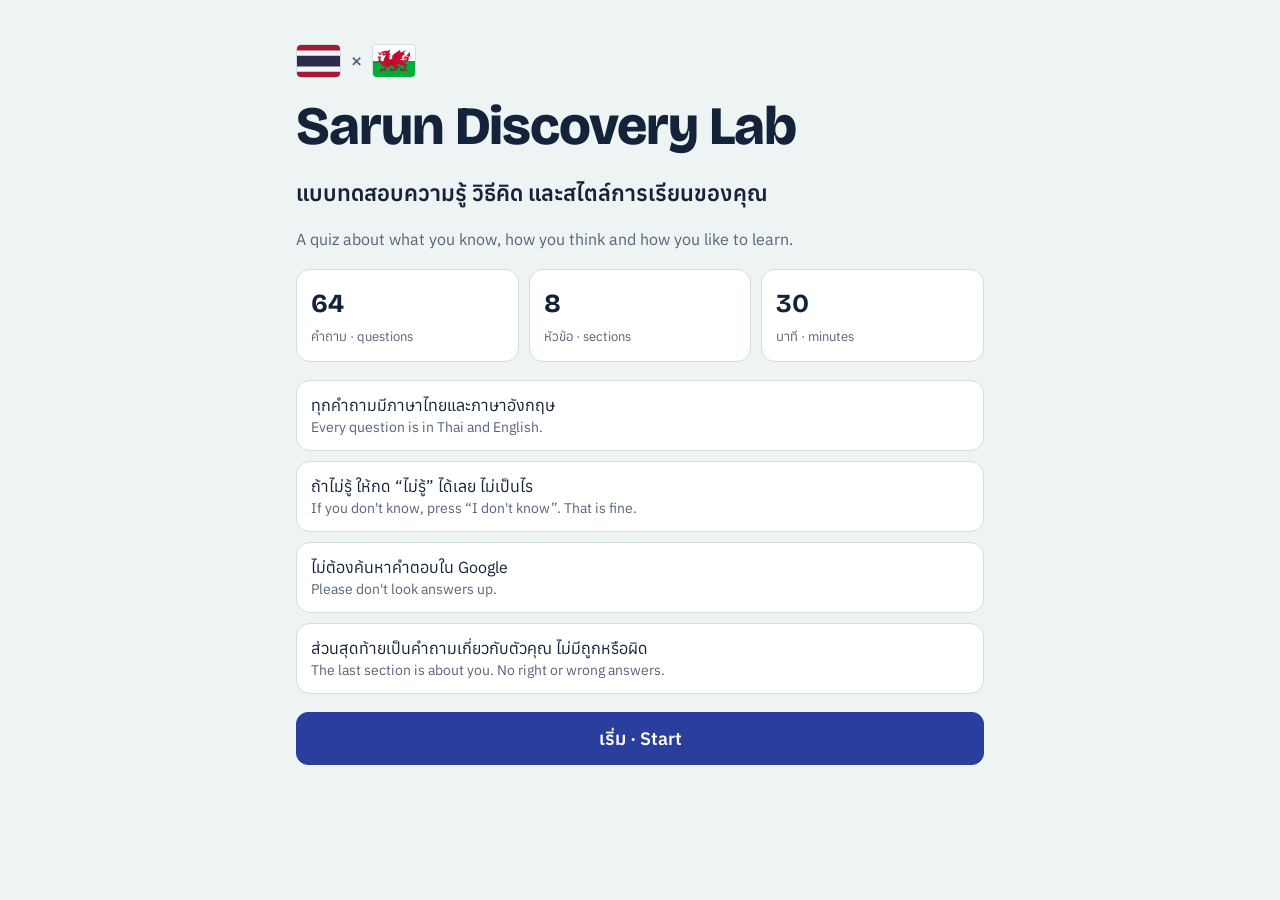
<file: index.html>
<!doctype html>
<html lang="th">
<head>
<meta charset="utf-8">
<meta name="viewport" content="width=device-width,initial-scale=1">
<style>body{margin:0}[hidden]{display:none!important}img{max-width:100%}</style>
</head>
<body>
<title>Sarun Discovery Lab</title>
<link rel="stylesheet" href="https://fonts.googleapis.com/css2?family=Anuphan:wght@400;500;600;700&family=Bricolage+Grotesque:opsz,wght@12..96,600;12..96,800&display=swap">
<style>
/* Layout: one narrow column. A segmented progress strip shows the 8 sections; each section carries its own colour through chip, selection and results. */
:root{
  --bg:#eef3f4; --surface:#ffffff; --ink:#14233a; --muted:#566579; --line:#d3dde2;
  --accent:#2a3f9d; --accent-ink:#ffffff; --soft:#e4e9f8;
  --good:#17794a; --good-soft:#dff3e7; --bad:#b4233a; --bad-soft:#fbe3e6; --warn:#8a5a00; --warn-soft:#fbefd2;
  --plate:#f6f9fa;
  --sec:#2a3f9d;
  --display:"Bricolage Grotesque","Anuphan",system-ui,sans-serif;
  --body:"Anuphan","Leelawadee UI","Noto Sans Thai",system-ui,sans-serif;
}
@media (prefers-color-scheme: dark){ :root:not([data-theme="light"]){
  --bg:#0e1622; --surface:#172231; --ink:#edf2f7; --muted:#9fb0c3; --line:#2b3a4d;
  --accent:#8ea2ff; --accent-ink:#0b1220; --soft:#222f4d;
  --good:#5fd39a; --good-soft:#153427; --bad:#ff8c9c; --bad-soft:#3d1a22; --warn:#f0c264; --warn-soft:#3a2d10;
  --plate:#e6edf0; color-scheme:dark } }
:root[data-theme="dark"]{
  --bg:#0e1622; --surface:#172231; --ink:#edf2f7; --muted:#9fb0c3; --line:#2b3a4d;
  --accent:#8ea2ff; --accent-ink:#0b1220; --soft:#222f4d;
  --good:#5fd39a; --good-soft:#153427; --bad:#ff8c9c; --bad-soft:#3d1a22; --warn:#f0c264; --warn-soft:#3a2d10;
  --plate:#e6edf0; color-scheme:dark }
*{box-sizing:border-box}
body{background:var(--bg);color:var(--ink);font-family:var(--body);font-size:16px;line-height:1.5;margin:0}
.wrap{max-width:720px;margin:0 auto;padding-inline:16px;padding-block:20px 48px}
h1,h2,h3{font-family:var(--display);text-wrap:balance;margin:0;line-height:1.15}
button{font:inherit;color:inherit;cursor:pointer}
button:focus-visible,input:focus-visible,textarea:focus-visible{outline:3px solid var(--accent);outline-offset:2px}
.btn{border:1.5px solid var(--line);background:var(--surface);border-radius:12px;padding:12px 18px;font-weight:600;min-height:48px}
.btn.primary{background:var(--accent);border-color:var(--accent);color:var(--accent-ink)}
.btn:disabled{opacity:.45;cursor:not-allowed}
.btn.small{min-height:40px;padding:8px 14px;font-size:14px}
.th{color:var(--muted)}

/* landing */
.flags{display:flex;gap:10px;align-items:center}
.flags img{height:34px;border-radius:5px;border:1px solid var(--line)}
.flags span{font-family:var(--display);font-size:22px;color:var(--muted)}
.hero{display:flex;flex-direction:column;gap:18px;padding-block:24px 8px}
.hero h1{font-size:clamp(34px,8vw,54px);font-weight:800;letter-spacing:-.02em}
.hero .thbig{font-size:22px;font-weight:600}
.facts{display:grid;grid-template-columns:repeat(3,1fr);gap:10px}
.facts div{background:var(--surface);border:1px solid var(--line);border-radius:14px;padding:14px}
.facts b{display:block;font-family:var(--display);font-size:26px}
.facts span{font-size:13px;color:var(--muted)}
.rules{margin:0;padding:0;list-style:none;display:flex;flex-direction:column;gap:10px}
.rules li{background:var(--surface);border:1px solid var(--line);border-radius:14px;padding:12px 14px}
.rules small{display:block;color:var(--muted);font-size:14px}
.startrow{display:flex;flex-wrap:wrap;gap:10px}
.startrow .btn{flex:1 1 220px;font-size:18px}

/* quiz */
.top{display:flex;align-items:center;gap:12px;margin-bottom:8px}
.top .count{font-variant-numeric:tabular-nums;font-weight:600;font-size:14px;color:var(--muted);white-space:nowrap}
.segs{display:flex;gap:4px;flex:1;min-width:0}
.seg{flex:1;height:8px;border-radius:4px;background:var(--line);overflow:hidden}
.seg i{display:block;height:100%;background:var(--sec);border-radius:4px;transition:width .25s}
.card{background:var(--surface);border:1px solid var(--line);border-radius:20px;padding:20px;display:flex;flex-direction:column;gap:16px}
.chiprow{display:flex;flex-wrap:wrap;gap:8px;align-items:center}
.chip{background:var(--sec);color:#fff;border-radius:999px;padding:4px 12px;font-size:13px;font-weight:600}
.chip.hard{background:var(--warn-soft);color:var(--warn)}
.q-en{font-size:clamp(20px,4.6vw,26px);font-weight:800}
.q-th{font-size:18px;margin:0}
.stim{background:var(--plate);border-radius:14px;padding:14px;display:flex;justify-content:center;align-items:center;gap:10px;flex-wrap:wrap}
.stim img{height:120px}
.stim img.tall{height:300px}
.stim .qm{width:90px;height:90px;border:3px dashed #7b8a9a;border-radius:14px;display:grid;place-items:center;font-family:var(--display);font-size:44px;color:#14233a}
.opts{display:grid;gap:10px}
.opts.grid{grid-template-columns:repeat(2,1fr)}
.opt{display:flex;align-items:center;gap:12px;text-align:left;background:var(--surface);border:1.5px solid var(--line);border-radius:14px;padding:12px;min-height:56px;min-width:0}
.opt .k{flex:none;width:30px;height:30px;border-radius:50%;background:var(--bg);display:grid;place-items:center;font-weight:700;font-size:14px}
.opt b{display:block;font-weight:600}
.opt small{display:block;color:var(--muted);font-size:14px}
.opt.on{border-color:var(--sec);box-shadow:inset 0 0 0 1.5px var(--sec)}
.opt.on .k{background:var(--sec);color:#fff}
.opt.pic{flex-direction:column;align-items:stretch;text-align:center;gap:8px;padding:10px}
.opt.pic .ph{background:var(--plate);border-radius:10px;height:112px;display:grid;place-items:center;padding:10px;position:relative}
.opt.pic .ph img{max-height:92px;max-width:100%}
.opt.pic .k{position:absolute;top:6px;left:6px;background:#fff;color:#14233a;border:1px solid #c9d3da}
.opt.pic.on .k{background:var(--sec);color:#fff;border-color:var(--sec)}
.opt.dk{justify-content:center;border-style:dashed;color:var(--muted);min-height:48px}
.opt.dk b{display:inline}
.opt.dk.on{color:var(--ink)}
.slider{display:flex;flex-direction:column;gap:10px;padding-block:8px}
.slider input{width:100%;accent-color:var(--sec);height:36px}
.ends{display:flex;justify-content:space-between;gap:16px}
.ends div{flex:1;min-width:0;font-weight:600}
.ends div:last-child{text-align:right}
.ends small{display:block;font-weight:400;color:var(--muted)}
.hint{font-size:14px;color:var(--muted);margin:0}
textarea{width:100%;min-height:130px;border:1.5px solid var(--line);border-radius:14px;padding:12px;font:inherit;background:var(--surface);color:var(--ink);resize:vertical}
.nav{display:flex;justify-content:space-between;gap:10px}
.nav .btn{min-width:110px}

/* done + results */
.done{text-align:center;display:flex;flex-direction:column;gap:16px;align-items:center;padding-block:48px}
.done h1{font-size:44px}
.res{display:flex;flex-direction:column;gap:18px}
.res h1{font-size:34px}
.res h2{font-size:20px}
.panel{background:var(--surface);border:1px solid var(--line);border-radius:18px;padding:18px;display:flex;flex-direction:column;gap:14px}
.headline{display:flex;flex-wrap:wrap;gap:10px}
.stat{flex:1 1 130px;background:var(--bg);border-radius:12px;padding:12px}
.stat b{display:block;font-family:var(--display);font-size:28px;font-variant-numeric:tabular-nums}
.stat span{font-size:13px;color:var(--muted)}
.bar{display:grid;grid-template-columns:minmax(0,1fr) auto;gap:4px 12px;align-items:center}
.bar .n{font-variant-numeric:tabular-nums;font-weight:600}
.bar .track{grid-column:1/-1;height:10px;background:var(--bg);border-radius:5px;overflow:hidden}
.bar .track i{display:block;height:100%;border-radius:5px}
.dial{display:flex;flex-direction:column;gap:4px}
.dial .lab{display:flex;justify-content:space-between;gap:12px;font-size:14px}
.dial .lab span:last-child{text-align:right}
.dial .track{height:10px;background:var(--bg);border-radius:5px;position:relative}
.dial .track::before{content:"";position:absolute;left:50%;top:-3px;bottom:-3px;width:1px;background:var(--line)}
.dial .dot{position:absolute;top:50%;width:16px;height:16px;border-radius:50%;background:var(--accent);transform:translate(-50%,-50%);border:2px solid var(--surface)}
.dial .verdict{font-weight:600}
.kv{display:grid;grid-template-columns:repeat(auto-fit,minmax(200px,1fr));gap:10px}
.kv div{background:var(--bg);border-radius:12px;padding:10px 12px}
.kv small{display:block;color:var(--muted);font-size:13px}
.pills{display:flex;flex-wrap:wrap;gap:8px}
.pill{background:var(--soft);border-radius:999px;padding:5px 12px;font-size:14px;font-weight:600}
.filters{display:flex;flex-wrap:wrap;gap:8px}
.filters .btn.on{background:var(--ink);color:var(--surface);border-color:var(--ink)}
.rv{border-top:1px solid var(--line);padding-top:12px;display:flex;flex-direction:column;gap:4px}
.rv .meta{font-size:13px;color:var(--muted);display:flex;flex-wrap:wrap;gap:8px}
.rv .q{font-weight:600}
.tag{border-radius:6px;padding:1px 8px;font-size:13px;font-weight:600}
.tag.ok{background:var(--good-soft);color:var(--good)}
.tag.no{background:var(--bad-soft);color:var(--bad)}
.tag.dk{background:var(--warn-soft);color:var(--warn)}
.tag.info{background:var(--soft);color:var(--ink)}
.ans{background:var(--bg);border-radius:10px;padding:8px 12px;white-space:pre-wrap;overflow-wrap:anywhere}
.right{color:var(--good);font-weight:600;font-size:14px}
.note{font-size:14px;color:var(--muted);margin:0}
.actions{display:flex;flex-wrap:wrap;gap:10px}
#copyfallback{min-height:160px;font-size:13px}
@media (max-width:420px){.facts{grid-template-columns:1fr 1fr}.stim img.tall{height:250px}.opt.pic .ph{height:96px}}
@media (prefers-reduced-motion:reduce){*{transition:none!important}}
</style>

<div class="wrap">
  <section id="landing" class="hero">
    <div class="flags"><img id="flagTh" alt="Thailand"><span>×</span><img id="flagWls" alt="Wales"></div>
    <h1>Sarun Discovery Lab</h1>
    <p class="thbig" style="margin:0">แบบทดสอบความรู้ วิธีคิด และสไตล์การเรียนของคุณ</p>
    <p class="th" style="margin:0">A quiz about what you know, how you think and how you like to learn.</p>
    <div class="facts">
      <div><b id="fQ">0</b><span>คำถาม · questions</span></div>
      <div><b>8</b><span>หัวข้อ · sections</span></div>
      <div><b>30</b><span>นาที · minutes</span></div>
    </div>
    <ul class="rules">
      <li>ทุกคำถามมีภาษาไทยและภาษาอังกฤษ<small>Every question is in Thai and English.</small></li>
      <li>ถ้าไม่รู้ ให้กด “ไม่รู้” ได้เลย ไม่เป็นไร<small>If you don't know, press “I don't know”. That is fine.</small></li>
      <li>ไม่ต้องค้นหาคำตอบใน Google<small>Please don't look answers up.</small></li>
      <li>ส่วนสุดท้ายเป็นคำถามเกี่ยวกับตัวคุณ ไม่มีถูกหรือผิด<small>The last section is about you. No right or wrong answers.</small></li>
    </ul>
    <div class="startrow">
      <button id="startBtn" class="btn primary">เริ่ม · Start</button>
      <button id="resumeBtn" class="btn" hidden>ทำต่อ · Continue</button>
      <button id="seeBtn" class="btn" hidden>ดูผลลัพธ์ · See results</button>
    </div>
  </section>

  <section id="quiz" hidden>
    <div class="top"><div class="segs" id="segs"></div><span class="count" id="count"></span></div>
    <article class="card">
      <div class="chiprow"><span class="chip" id="chip"></span><span class="chip hard" id="hard" hidden>คำถามท้าทาย · Challenge</span></div>
      <h2 class="q-en" id="qEn"></h2>
      <p class="q-th th" id="qTh"></p>
      <div id="stim" class="stim" hidden></div>
      <div id="area"></div>
      <div class="nav"><button id="backBtn" class="btn">← กลับ</button><button id="nextBtn" class="btn primary">ต่อไป · Next →</button></div>
    </article>
  </section>

  <section id="done" class="done" hidden>
    <h1>เสร็จแล้ว!</h1>
    <p style="font-size:20px;margin:0">ขอบคุณมากนะ ซารัน คุณทำได้ดีมาก</p>
    <p class="th" style="margin:0">All done. Thank you, Sarun. Now give the phone to Luke.</p>
    <button id="showBtn" class="btn primary">ดูผลลัพธ์ · See results</button>
  </section>

  <section id="results" class="res" hidden>
    <h1>Sarun's profile</h1>
    <p class="note">A starting picture, not a label. Every question had Thai underneath, so wrong answers here point at knowledge or reasoning gaps more than English.</p>
    <div class="panel"><div class="headline" id="headline"></div></div>
    <div class="panel"><h2>Knowledge and reasoning</h2><div id="bars" style="display:flex;flex-direction:column;gap:14px"></div><p class="note" id="barNote"></p></div>
    <div class="panel"><h2>How he handled it</h2><div class="kv" id="behave"></div></div>
    <div class="panel"><h2>Learning style</h2><div id="dials" style="display:flex;flex-direction:column;gap:16px"></div><div class="kv" id="prefs"></div></div>
    <div class="panel"><h2>Interests</h2><div class="pills" id="ints"></div><h2>Learns more easily with</h2><div class="pills" id="conds"></div></div>
    <div class="panel"><h2>Where to start</h2><div id="focus"></div></div>
    <div class="panel">
      <h2>Every answer</h2>
      <div class="filters" id="filters"></div>
      <div id="review" style="display:flex;flex-direction:column;gap:12px"></div>
    </div>
    <div class="actions">
      <button id="copySum" class="btn primary">Copy summary</button>
      <button id="copyAll" class="btn">Copy all answers</button>
      <button id="restart" class="btn">Start again</button>
    </div>
    <textarea id="copyfallback" hidden readonly aria-label="Results text"></textarea>
  </section>
</div>

<script>
const IMG={"flag-th": "[data-uri]", "flag-la": "[data-uri]", "flag-vn": "[data-uri]", "flag-mm": "[data-uri]", "flag-kh": "[data-uri]", "flag-gb-wls": "[data-uri]", "flag-gb-sct": "[data-uri]", "flag-gb-eng": "[data-uri]", "flag-ie": "[data-uri]", "water-pistol": "[data-uri]", "red-paper-lantern": "[data-uri]", "snowman": "[data-uri]", "fireworks": "[data-uri]", "dragon": "[data-uri]", "lion": "[data-uri]", "elephant": "[data-uri]", "eagle": "[data-uri]", "rugby-football": "[data-uri]", "basketball": "[data-uri]", "ping-pong": "[data-uri]", "baseball": "[data-uri]", "pound-banknote": "[data-uri]", "euro-banknote": "[data-uri]", "dollar-banknote": "[data-uri]", "yen-banknote": "[data-uri]", "anatomical-heart": "[data-uri]", "lungs": "[data-uri]", "brain": "[data-uri]", "bone": "[data-uri]", "tiger": "[data-uri]", "dog": "[data-uri]", "soccer-ball": "[data-uri]", "money-bag": "[data-uri]", "motorcycle": "[data-uri]", "airplane": "[data-uri]", "musical-note": "[data-uri]", "video-game": "[data-uri]", "cooked-rice": "[data-uri]", "microscope": "[data-uri]", "castle": "[data-uri]", "laptop": "[data-uri]", "map-isan": "[data-uri]"};
const svgUri=s=>'data:image/svg+xml;utf8,'+encodeURIComponent('<svg xmlns="http://www.w3.org/2000/svg" viewBox="0 0 100 100">'+s+'</svg>');
const arrow=d=>svgUri('<g transform="rotate('+d+' 50 50)"><path d="M50 12 L80 46 H62 V88 H38 V46 H20 Z" fill="#2a3f9d"/></g>');
IMG.arU=arrow(0);IMG.arR=arrow(90);IMG.arD=arrow(180);IMG.arL=arrow(270);IMG.arX=arrow(225);
(function(){let t='<circle cx="50" cy="50" r="46" fill="#fff" stroke="#14233a" stroke-width="4"/>';
 for(let h=1;h<=12;h++){const a=h*Math.PI/6;t+='<text x="'+(50+36*Math.sin(a)).toFixed(1)+'" y="'+(50-36*Math.cos(a)+4).toFixed(1)+'" font-size="11" font-family="Arial,sans-serif" font-weight="700" text-anchor="middle" fill="#14233a">'+h+'</text>'}
 const hand=(deg,len,w,c)=>'<line x1="50" y1="50" x2="50" y2="'+(50-len)+'" stroke="'+c+'" stroke-width="'+w+'" stroke-linecap="round" transform="rotate('+deg+' 50 50)"/>';
 t+=hand(3.75*30,20,5,'#14233a')+hand(270,29,3,'#d4213d')+'<circle cx="50" cy="50" r="3.5" fill="#14233a"/>';IMG.clock=svgUri(t)})();

const SEC={
 th:{en:'Thailand',th:'ประเทศไทย',c:'#2a3f9d'},
 uk:{en:'Wales & UK',th:'เวลส์และสหราชอาณาจักร',c:'#c22a3c'},
 world:{en:'World',th:'โลก',c:'#0f7f8c'},
 sci:{en:'Science',th:'วิทยาศาสตร์',c:'#2f8a3e'},
 math:{en:'Maths',th:'คณิตศาสตร์',c:'#b36a00'},
 logic:{en:'Logic',th:'ตรรกะ',c:'#7a3fb0'},
 life:{en:'Real life',th:'ชีวิตจริง',c:'#b0457a'},
 you:{en:'About you',th:'เกี่ยวกับตัวคุณ',c:'#3d5a75'}
};
const o=(en,th,img)=>({en,th,img});
const Q=[
// THAILAND
{s:'th',en:'Which countries share a land border with Thailand?',th:'ประเทศใดมีพรมแดนทางบกติดกับประเทศไทย?',o:[o('Laos, Cambodia, Malaysia, Myanmar','ลาว กัมพูชา มาเลเซีย เมียนมา'),o('Laos, Vietnam, China, Malaysia','ลาว เวียดนาม จีน มาเลเซีย'),o('Cambodia, Indonesia, Myanmar, Laos','กัมพูชา อินโดนีเซีย เมียนมา ลาว'),o('Malaysia, Singapore, Vietnam, Myanmar','มาเลเซีย สิงคโปร์ เวียดนาม เมียนมา')],a:0},
{s:'th',en:'Which picture shows Songkran?',th:'ภาพใดคือเทศกาลสงกรานต์?',o:[o('Water festival','เทศกาลสาดน้ำ','water-pistol'),o('Lantern festival','เทศกาลโคมไฟ','red-paper-lantern'),o('Snow festival','เทศกาลหิมะ','snowman'),o('Fireworks festival','เทศกาลดอกไม้ไฟ','fireworks')],a:0},
{s:'th',en:'Which region of Thailand is red on this map?',th:'พื้นที่สีแดงบนแผนที่นี้คือภาคใดของประเทศไทย?',stim:['map-isan'],tall:1,o:[o('North','ภาคเหนือ'),o('Northeast / Isan','ภาคตะวันออกเฉียงเหนือ / อีสาน'),o('Central','ภาคกลาง'),o('South','ภาคใต้')],a:1},
{s:'th',en:'Ayutthaya was historically what?',th:'อยุธยาในอดีตเคยเป็นอะไร?',o:[o('An ancient capital of Siam','ราชธานีโบราณของสยาม'),o('A southern island','เกาะทางภาคใต้'),o('A city built in the last 50 years','เมืองที่สร้างเมื่อ 50 ปีที่แล้ว'),o('A kingdom outside Thailand','อาณาจักรนอกประเทศไทย')],a:0},
{s:'th',en:"The Mekong River forms part of Thailand's border with which country?",th:'แม่น้ำโขงเป็นส่วนหนึ่งของพรมแดนไทยกับประเทศใด?',o:[o('Malaysia','มาเลเซีย'),o('Laos','ลาว'),o('Myanmar','เมียนมา'),o('Singapore','สิงคโปร์')],a:1},
{s:'th',en:'Which flag belongs to Laos?',th:'ธงใดเป็นธงของประเทศลาว?',hide:1,o:[o('Laos','ลาว','flag-la'),o('Vietnam','เวียดนาม','flag-vn'),o('Myanmar','เมียนมา','flag-mm'),o('Cambodia','กัมพูชา','flag-kh')],a:0,ch:1},
{s:'th',en:'Which sea lies to the west of southern Thailand?',th:'ทะเลใดอยู่ทางตะวันตกของภาคใต้ของประเทศไทย?',o:[o('Andaman Sea','ทะเลอันดามัน'),o('South China Sea','ทะเลจีนใต้'),o('Red Sea','ทะเลแดง'),o('Mediterranean Sea','ทะเลเมดิเตอร์เรเนียน')],a:0,ch:1},
// WALES & UK
{s:'uk',en:'What is the capital city of Wales?',th:'เมืองหลวงของเวลส์คือเมืองอะไร?',o:[o('Swansea','สวอนซี'),o('Cardiff','คาร์ดิฟฟ์'),o('Bristol','บริสตอล'),o('Liverpool','ลิเวอร์พูล')],a:1},
{s:'uk',en:'Which animal is the national symbol of Wales?',th:'สัตว์ชนิดใดเป็นสัญลักษณ์ประจำชาติของเวลส์?',o:[o('Dragon','มังกร','dragon'),o('Lion','สิงโต','lion'),o('Elephant','ช้าง','elephant'),o('Eagle','นกอินทรี','eagle')],a:0},
{s:'uk',en:'Which flag belongs to Wales?',th:'ธงใดเป็นธงของเวลส์?',hide:1,o:[o('Wales','เวลส์','flag-gb-wls'),o('Scotland','สกอตแลนด์','flag-gb-sct'),o('England','อังกฤษ','flag-gb-eng'),o('Ireland','ไอร์แลนด์','flag-ie')],a:0},
{s:'uk',en:'Which money is used in Wales and the UK?',th:'เวลส์และสหราชอาณาจักรใช้เงินสกุลใด?',o:[o('Pound','ปอนด์','pound-banknote'),o('Euro','ยูโร','euro-banknote'),o('Dollar','ดอลลาร์','dollar-banknote'),o('Yen','เยน','yen-banknote')],a:0},
{s:'uk',en:'Which four countries make up the United Kingdom?',th:'สหราชอาณาจักรประกอบด้วย 4 ประเทศใด?',o:[o('England, Scotland, Wales, Northern Ireland','อังกฤษ สกอตแลนด์ เวลส์ ไอร์แลนด์เหนือ'),o('England, Wales, Ireland, France','อังกฤษ เวลส์ ไอร์แลนด์ ฝรั่งเศส'),o('England, Scotland, Wales, Republic of Ireland','อังกฤษ สกอตแลนด์ เวลส์ สาธารณรัฐไอร์แลนด์'),o('Wales, Scotland, England, Iceland','เวลส์ สกอตแลนด์ อังกฤษ ไอซ์แลนด์')],a:0},
{s:'uk',en:'Which sport is Wales most famous for?',th:'เวลส์มีชื่อเสียงด้านกีฬาอะไรมากที่สุด?',o:[o('Rugby','รักบี้','rugby-football'),o('Basketball','บาสเกตบอล','basketball'),o('Table tennis','ปิงปอง','ping-pong'),o('Baseball','เบสบอล','baseball')],a:0},
{s:'uk',en:'Besides English, which language is spoken in Wales?',th:'นอกจากภาษาอังกฤษแล้ว ในเวลส์ยังพูดภาษาอะไร?',o:[o('Welsh','ภาษาเวลส์'),o('Scottish Gaelic','ภาษาแกลิกสกอต'),o('French','ภาษาฝรั่งเศส'),o('Dutch','ภาษาดัตช์')],a:0},
{s:'uk',en:'What is the elected parliament for Wales called?',th:'รัฐสภาที่มาจากการเลือกตั้งของเวลส์เรียกว่าอะไร?',o:[o('Senedd','เซเนดด์'),o('House of Lords','สภาขุนนาง'),o('Congress','คองเกรส'),o('Bundestag','บุนเดสทาก')],a:0,ch:1},
// WORLD
{s:'world',en:'Which country has the largest population?',th:'ประเทศใดมีประชากรมากที่สุด?',o:[o('India','อินเดีย'),o('Thailand','ไทย'),o('Japan','ญี่ปุ่น'),o('United Kingdom','สหราชอาณาจักร')],a:0},
{s:'world',en:'Which country is NOT in Europe?',th:'ประเทศใดไม่ได้อยู่ในทวีปยุโรป?',o:[o('Poland','โปแลนด์'),o('Spain','สเปน'),o('Brazil','บราซิล'),o('Germany','เยอรมนี')],a:2},
{s:'world',en:'Why can it be daytime in Thailand while it is night somewhere else?',th:'ทำไมประเทศไทยเป็นเวลากลางวัน ในขณะที่อีกประเทศเป็นกลางคืน?',o:[o('Earth rotates','โลกหมุนรอบตัวเอง'),o('The Sun turns off','ดวงอาทิตย์ดับ'),o('The Moon blocks the Sun every night','ดวงจันทร์บังดวงอาทิตย์ทุกคืน'),o('Clouds create night','เมฆทำให้เกิดกลางคืน')],a:0},
{s:'world',en:'What is one main purpose of the United Nations?',th:'หนึ่งในจุดประสงค์หลักของสหประชาชาติคืออะไร?',o:[o('International cooperation and peace','ความร่วมมือระหว่างประเทศและสันติภาพ'),o("Running every country's police",'ควบคุมตำรวจของทุกประเทศ'),o('Choosing all national leaders','เลือกผู้นำของทุกประเทศ'),o('Controlling world weather','ควบคุมสภาพอากาศโลก')],a:0},
{s:'world',en:'Which line is at 0° latitude?',th:'เส้นใดอยู่ที่ละติจูด 0 องศา?',o:[o('Equator','เส้นศูนย์สูตร'),o('Prime Meridian','เส้นเมริเดียนแรก'),o('Tropic of Cancer','เส้นทรอปิกออฟแคนเซอร์'),o('Arctic Circle','วงกลมอาร์กติก')],a:0,ch:1},
{s:'world',en:'Which of these countries lies in both Europe and Asia?',th:'ประเทศใดอยู่ทั้งในทวีปยุโรปและเอเชีย?',o:[o('Turkey','ตุรกี'),o('Brazil','บราซิล'),o('Japan','ญี่ปุ่น'),o('New Zealand','นิวซีแลนด์')],a:0,ch:1},
// SCIENCE
{s:'sci',en:'Which organ pumps blood around the body?',th:'อวัยวะใดสูบฉีดเลือดไปทั่วร่างกาย?',o:[o('Heart','หัวใจ','anatomical-heart'),o('Lungs','ปอด','lungs'),o('Brain','สมอง','brain'),o('Bone','กระดูก','bone')],a:0},
{s:'sci',en:'Which travels faster?',th:'อะไรเดินทางได้เร็วกว่า?',o:[o('Sound','เสียง'),o('Light','แสง'),o('They are always the same','เร็วเท่ากันเสมอ'),o('It depends on the colour','ขึ้นอยู่กับสี')],a:1},
{s:'sci',en:'At sea level, water boils at what temperature?',th:'ที่ระดับน้ำทะเล น้ำเดือดที่อุณหภูมิเท่าไร?',o:[o('50 °C','50 องศาเซลเซียส'),o('80 °C','80 องศาเซลเซียส'),o('100 °C','100 องศาเซลเซียส'),o('120 °C','120 องศาเซลเซียส')],a:2},
{s:'sci',en:'Plants use sunlight to make food. What is this process called?',th:'พืชใช้แสงแดดสร้างอาหาร กระบวนการนี้เรียกว่าอะไร?',o:[o('Respiration','การหายใจ'),o('Photosynthesis','การสังเคราะห์ด้วยแสง'),o('Evaporation','การระเหย'),o('Digestion','การย่อยอาหาร')],a:1},
{s:'sci',en:'What mainly causes the seasons of the year?',th:'อะไรเป็นสาเหตุหลักของฤดูกาล?',o:[o("Earth's tilted axis",'แกนโลกเอียง'),o('Earth moves much closer to the Sun in summer','โลกเข้าใกล้ดวงอาทิตย์มากในฤดูร้อน'),o('The Moon changes size','ดวงจันทร์เปลี่ยนขนาด'),o('Clouds move north and south','เมฆเคลื่อนขึ้นเหนือและลงใต้')],a:0,ch:1},
{s:'sci',en:'With no air, you drop a heavy stone and a light stone from the same height. Which lands first?',th:'ในที่ที่ไม่มีอากาศ ปล่อยหินหนักและหินเบาจากความสูงเท่ากัน ก้อนใดถึงพื้นก่อน?',o:[o('The heavy stone','หินหนัก'),o('The light stone','หินเบา'),o('Both at the same time','ถึงพร้อมกัน'),o('Neither falls','ไม่ตกทั้งคู่')],a:2,ch:1},
// MATHS
{s:'math',en:'You earn ฿12,000 a month. Rent is ฿4,000 and food is ฿3,000. How much is left?',th:'คุณมีรายได้เดือนละ 12,000 บาท ค่าเช่า 4,000 บาท ค่าอาหาร 3,000 บาท เหลือเงินเท่าไร?',o:[o('฿4,000','4,000 บาท'),o('฿5,000','5,000 บาท'),o('฿6,000','6,000 บาท'),o('฿7,000','7,000 บาท')],a:1},
{s:'math',en:'A shirt costs ฿800 and has 25% off. What is the new price?',th:'เสื้อราคา 800 บาท ลด 25% ราคาใหม่เท่าไร?',o:[o('฿500','500 บาท'),o('฿600','600 บาท'),o('฿650','650 บาท'),o('฿700','700 บาท')],a:1},
{s:'math',en:'The clock shows the time now. What time will it be in 2 hours 30 minutes?',th:'นาฬิกาแสดงเวลาตอนนี้ อีก 2 ชั่วโมง 30 นาทีจะเป็นเวลากี่โมง?',stim:['clock'],o:[o('5:15','5:15'),o('5:45','5:45'),o('6:15','6:15'),o('6:30','6:30')],a:2},
{s:'math',en:'A journey is 180 km. At an average of 60 km/h, how long does it take?',th:'เดินทาง 180 กม. ด้วยความเร็วเฉลี่ย 60 กม./ชม. ใช้เวลาเท่าไร?',o:[o('2 hours','2 ชั่วโมง'),o('3 hours','3 ชั่วโมง'),o('4 hours','4 ชั่วโมง'),o('6 hours','6 ชั่วโมง')],a:1},
{s:'math',en:'If £1 is about ฿45, about how much is £20?',th:'ถ้า 1 ปอนด์ประมาณ 45 บาท 20 ปอนด์จะประมาณกี่บาท?',o:[o('฿450','450 บาท'),o('฿700','700 บาท'),o('฿900','900 บาท'),o('฿1,200','1,200 บาท')],a:2},
{s:'math',en:'Which fraction is larger?',th:'เศษส่วนใดมีค่ามากกว่า?',o:[o('2/3','สองในสาม'),o('3/4','สามในสี่'),o('They are equal','เท่ากัน'),o('Impossible to compare','เปรียบเทียบไม่ได้')],a:1,ch:1},
{s:'math',en:'What is the chance of rolling a 6 on a normal six-sided die?',th:'โอกาสทอยลูกเต๋า 6 หน้าแล้วได้เลข 6 คือเท่าไร?',o:[o('1/2','หนึ่งในสอง'),o('1/3','หนึ่งในสาม'),o('1/6','หนึ่งในหก'),o('1/12','หนึ่งในสิบสอง')],a:2,ch:1},
// LOGIC
{s:'logic',en:'Which animal does NOT belong with the others?',th:'สัตว์ชนิดใดไม่เข้าพวกกับตัวอื่น?',o:[o('Tiger','เสือ','tiger'),o('Elephant','ช้าง','elephant'),o('Eagle','นกอินทรี','eagle'),o('Dog','สุนัข','dog')],a:2},
{s:'logic',en:'The arrow turns each time. Which comes next?',th:'ลูกศรหมุนทุกครั้ง ภาพถัดไปคือภาพใด?',stim:['arU','arR','arD','?'],hide:1,o:[o('Pointing left','ชี้ซ้าย','arL'),o('Pointing up','ชี้ขึ้น','arU'),o('Pointing right','ชี้ขวา','arR'),o('Pointing diagonally','ชี้เฉียง','arX')],a:0},
{s:'logic',en:'Golf is taller than Boy. Boy is taller than Ant. Lotto is taller than Golf. Who is shortest?',th:'กอล์ฟสูงกว่าบอย บอยสูงกว่าแอนท์ ล็อตโต้สูงกว่ากอล์ฟ ใครเตี้ยที่สุด?',o:[o('Golf','กอล์ฟ'),o('Boy','บอย'),o('Ant','แอนท์'),o('Lotto','ล็อตโต้')],a:2},
{s:'logic',en:'What number comes next?  2, 3, 5, 8, 12, 17, …',th:'เลขถัดไปคืออะไร?  2, 3, 5, 8, 12, 17, …',o:[o('21','21'),o('22','22'),o('23','23'),o('24','24')],a:2,ch:1},
{s:'logic',en:'A farmer has 17 chickens. All except 9 run away. How many are left?',th:'ชาวนามีไก่ 17 ตัว ทุกตัวยกเว้น 9 ตัววิ่งหนีไป เหลือกี่ตัว?',o:[o('8','8 ตัว'),o('9','9 ตัว'),o('17','17 ตัว'),o('26','26 ตัว')],a:1,ch:1},
{s:'logic',en:'All roses are flowers. Some flowers are red. Can we be sure that some roses are red?',th:'กุหลาบทุกดอกเป็นดอกไม้ ดอกไม้บางดอกเป็นสีแดง เราสรุปได้แน่นอนหรือไม่ว่ากุหลาบบางดอกเป็นสีแดง?',o:[o('Yes, definitely','ใช่ แน่นอน'),o('No, roses are never red','ไม่ กุหลาบไม่มีสีแดง'),o('We cannot be sure','สรุปไม่ได้ ข้อมูลไม่พอ'),o('Only in summer','เฉพาะฤดูร้อน')],a:2,ch:1},
// REAL LIFE
{s:'life',en:'Your motorbike suddenly makes a strange new noise while you ride. What should you do first?',th:'มอเตอร์ไซค์มีเสียงแปลกๆ ขณะขี่ ควรทำอะไรก่อน?',o:[o('Ride faster to test it','ขี่ให้เร็วขึ้นเพื่อทดสอบ'),o('Stop somewhere safe and check it','หยุดในที่ปลอดภัยแล้วตรวจสอบ'),o('Ignore it for several days','ไม่สนใจหลายวัน'),o('Buy a new bike straight away','ซื้อคันใหม่ทันที')],a:1},
{s:'life',en:'It is Monday. You have ฿1,000 until Friday. What is the best plan?',th:'วันนี้วันจันทร์ คุณมีเงิน 1,000 บาทใช้ถึงวันศุกร์ แผนใดดีที่สุด?',o:[o('Spend most of it today','ใช้เกือบหมดวันนี้'),o('Plan an amount for each day','วางแผนว่าใช้ได้วันละเท่าไร'),o('Borrow more straight away','ยืมเงินเพิ่มทันที'),o('Do not think about it','ไม่ต้องคิดอะไร')],a:1},
{s:'life',en:'You see a shocking claim online. What is the best way to decide if it is true?',th:'คุณเห็นข้อมูลที่น่าตกใจบนอินเทอร์เน็ต วิธีใดดีที่สุดในการตรวจสอบว่าจริงหรือไม่?',o:[o('Share it immediately','แชร์ทันที'),o('Believe it if many comments agree','เชื่อถ้ามีหลายคอมเมนต์เห็นด้วย'),o('Check reliable sources and compare','ตรวจสอบแหล่งข้อมูลที่น่าเชื่อถือและเปรียบเทียบ'),o('Believe it if the picture looks real','เชื่อถ้ารูปดูเหมือนจริง')],a:2},
{s:'life',en:'You miss the last bus in a city you do not know. What should you do first?',th:'คุณพลาดรถบัสเที่ยวสุดท้ายในเมืองที่ไม่คุ้นเคย ควรทำอะไรก่อน?',o:[o('Panic and walk anywhere','ตกใจแล้วเดินไปเรื่อยๆ'),o('Look for another safe way to travel','หาวิธีเดินทางอื่นที่ปลอดภัย'),o('Turn your phone off','ปิดโทรศัพท์'),o('Wait without checking anything','รอโดยไม่ตรวจสอบอะไร')],a:1},
{s:'life',t:'text',en:'You have ฿3,000 left for 7 days. You still need food, petrol and phone credit. What would you do?',th:'คุณเหลือเงิน 3,000 บาทสำหรับ 7 วัน และยังต้องซื้ออาหาร น้ำมัน และเติมเงินโทรศัพท์ คุณจะวางแผนอย่างไร?'},
{s:'life',t:'text',en:'Why do some people move from villages to big cities?',th:'ทำไมบางคนจึงย้ายจากหมู่บ้านไปอยู่เมืองใหญ่?'},
// ABOUT YOU
{s:'you',id:'ints',t:'multi',en:'Which topics do you really enjoy?',th:'หัวข้อใดที่คุณชอบจริงๆ? (เลือกได้หลายข้อ)',o:[o('Sport','กีฬา','soccer-ball'),o('Money & business','เงินและธุรกิจ','money-bag'),o('Cars & motorbikes','รถและมอเตอร์ไซค์','motorcycle'),o('Travel & countries','ท่องเที่ยวและประเทศต่างๆ','airplane'),o('Music','ดนตรี','musical-note'),o('Games','เกม','video-game'),o('Food','อาหาร','cooked-rice'),o('Animals','สัตว์','elephant'),o('Science','วิทยาศาสตร์','microscope'),o('History','ประวัติศาสตร์','castle'),o('Computers','คอมพิวเตอร์','laptop')]},
{s:'you',id:'input',t:'slider',en:'When you learn something new, which feels more natural?',th:'เวลาเรียนสิ่งใหม่ แบบไหนเป็นธรรมชาติสำหรับคุณมากกว่า?',l:['See it','ดูภาพ'],r:['Hear it','ฟัง'],v:['Visual','Listening']},
{s:'you',id:'social',t:'slider',en:'How do you prefer to learn?',th:'คุณชอบเรียนแบบไหนมากกว่า?',l:['Alone','เรียนคนเดียว'],r:['With someone','เรียนกับคนอื่น'],v:['Independent','Learns with others']},
{s:'you',id:'pace',t:'slider',en:'When you answer a question, which is more like you?',th:'เวลาตอบคำถาม แบบไหนเหมือนคุณมากกว่า?',l:['Slow and careful','ช้าและรอบคอบ'],r:['Fast, by feeling','เร็ว ตามความรู้สึก'],v:['Careful','Fast and instinctive']},
{s:'you',id:'guess',t:'slider',en:'When you are not sure of an answer, what do you do?',th:'เมื่อไม่แน่ใจคำตอบ คุณทำอย่างไร?',l:['I do not guess','ไม่เดา'],r:['I try an answer','ลองตอบดู'],v:['Avoids guessing','Has a go']},
{s:'you',id:'plan',t:'slider',en:'How do you usually start a task?',th:'ปกติคุณเริ่มทำงานแบบไหน?',l:['Plan first','วางแผนก่อน'],r:['Start, then adjust','เริ่มก่อนแล้วค่อยปรับ'],v:['Plans first','Starts and adjusts']},
{s:'you',id:'novel',t:'slider',en:'Which do you normally prefer?',th:'โดยปกติคุณชอบแบบไหนมากกว่า?',l:['Things I know','สิ่งที่คุ้นเคย'],r:['New experiences','ประสบการณ์ใหม่'],v:['Prefers the familiar','Likes new things']},
{s:'you',id:'hardq',t:'slider',en:'How do you feel about difficult questions?',th:'คุณรู้สึกอย่างไรกับคำถามยากๆ?',l:['I avoid them','อยากเลี่ยง'],r:['I enjoy them','สนุกกับมัน'],v:['Avoids hard questions','Enjoys a challenge']},
{s:'you',id:'correct',t:'slider',en:'How do you feel when someone corrects your English?',th:'คุณรู้สึกอย่างไรเมื่อมีคนแก้ภาษาอังกฤษให้?',l:['Very uncomfortable','ไม่สบายใจมาก'],r:['Very comfortable','สบายใจมาก'],v:['Uncomfortable being corrected','Comfortable being corrected']},
{s:'you',id:'speak',t:'slider',en:'How confident do you feel speaking English with other people?',th:'คุณมั่นใจแค่ไหนเวลาพูดภาษาอังกฤษกับคนอื่น?',l:['Not confident','ไม่มั่นใจเลย'],r:['Very confident','มั่นใจมาก'],v:['Low speaking confidence','Confident speaker']},
{s:'you',id:'confused',t:'choice',en:'If you do not understand a teacher, what do you usually do?',th:'ถ้าไม่เข้าใจที่ครูพูด คุณมักทำอย่างไร?',o:[o('Ask again','ถามอีกครั้ง'),o('Pretend I understand','ทำเป็นว่าเข้าใจ'),o('Search for the answer myself','ค้นหาคำตอบเอง'),o('Give up','เลิกทำ')]},
{s:'you',id:'stuck',t:'choice',en:'Something is still difficult after several tries. What do you usually do?',th:'ลองหลายครั้งแล้วยังยากอยู่ คุณมักทำอย่างไร?',o:[o('Keep trying the same way','พยายามแบบเดิมต่อ'),o('Try a different way','ลองวิธีใหม่'),o('Ask someone for help','ขอความช่วยเหลือ'),o('Stop and leave it','หยุดและเลิกทำ')]},
{s:'you',id:'mistake',t:'choice',en:'When you make a mistake while learning, how do you feel?',th:'เมื่อทำผิดตอนเรียน คุณรู้สึกอย่างไร?',o:[o('I want to know why it was wrong','อยากรู้ว่าทำไมถึงผิด'),o('I feel embarrassed','รู้สึกอาย'),o('I get annoyed','รู้สึกหงุดหงิด'),o('It does not bother me','ไม่ได้รู้สึกอะไรมาก')]},
{s:'you',id:'method',t:'choice',en:'How would you most enjoy learning English?',th:'คุณอยากเรียนภาษาอังกฤษแบบไหนมากที่สุด?',o:[o('Short videos','วิดีโอสั้น'),o('Conversation','การสนทนา'),o('Games and quizzes','เกมและแบบทดสอบ'),o('Reading and writing','อ่านและเขียน')]},
{s:'you',id:'motive',t:'choice',en:'What makes you want to learn the most?',th:'อะไรทำให้คุณอยากเรียนมากที่สุด?',o:[o('It is useful in real life','ใช้ได้จริงในชีวิต'),o('I enjoy being good at it','ชอบที่ตัวเองเก่งขึ้น'),o('Praise and encouragement','คำชมและกำลังใจ'),o('Curiosity, I want to know','ความอยากรู้')]},
{s:'you',id:'focus',t:'choice',en:'How long can you study before you need a break?',th:'คุณเรียนได้นานแค่ไหนก่อนต้องพัก?',o:[o('5–10 minutes','5–10 นาที'),o('15–20 minutes','15–20 นาที'),o('30–45 minutes','30–45 นาที'),o('1 hour or more','1 ชั่วโมงขึ้นไป')]},
{s:'you',id:'when',t:'choice',en:'When do you learn best?',th:'คุณเรียนได้ดีที่สุดช่วงเวลาใด?',o:[o('Morning','ตอนเช้า'),o('Afternoon','ตอนบ่าย'),o('Evening','ตอนเย็น'),o('Late at night','ตอนดึก')]},
{s:'you',id:'conds',t:'multi',en:'What makes learning easier for you?',th:'อะไรช่วยให้คุณเรียนได้ง่ายขึ้น? (เลือกได้หลายข้อ)',o:[o('A quiet place','ที่เงียบ'),o('Background music','มีเพลงเบาๆ'),o('Pictures or diagrams','มีรูปภาพหรือแผนภาพ'),o('Someone beside me','มีคนอยู่ข้างๆ'),o('Short sessions','เรียนเป็นช่วงสั้นๆ'),o('Long focused sessions','เรียนยาวๆ แบบมีสมาธิ')]}
];
Q.forEach(q=>{q.t=q.t||'choice';q.scored=typeof q.a==='number'});

const KEY='sarun-lab-v5';
const $=id=>document.getElementById(id);
const esc=s=>String(s??'').replace(/[&<>"']/g,m=>({'&':'&amp;','<':'&lt;','>':'&gt;','"':'&quot;',"'":'&#39;'}[m]));
let S;
function fresh(){return {i:0,ans:Q.map(()=>null),ms:Q.map(()=>0),chg:Q.map(()=>0),done:false,
  ord:Q.map(q=>{const n=q.o?q.o.map((_,k)=>k):[];if(q.scored){for(let k=n.length-1;k>0;k--){const j=Math.floor(Math.random()*(k+1));[n[k],n[j]]=[n[j],n[k]]}}return n})}}
function save(){try{localStorage.setItem(KEY,JSON.stringify(S))}catch(e){}}
function load(){try{const d=JSON.parse(localStorage.getItem(KEY));if(d&&d.ans&&d.ans.length===Q.length)return d}catch(e){}return null}
function show(id){['landing','quiz','done','results'].forEach(x=>$(x).hidden=x!==id);window.scrollTo(0,0)}
function answered(q,a){if(q.t==='multi')return Array.isArray(a)&&a.length>0;if(q.t==='text')return !!(a&&a.trim());return a!==null}

let tStart=0;
function tick(){if(tStart){S.ms[S.i]+=Date.now()-tStart;tStart=0}}
function setAns(v){const old=S.ans[S.i];if(old!==null&&old!==v&&Q[S.i].t==='choice')S.chg[S.i]++;S.ans[S.i]=v;save()}

function render(){
  const q=Q[S.i],sec=SEC[q.s];tStart=Date.now();
  document.documentElement.style.setProperty('--sec',sec.c);
  $('chip').textContent=sec.th+' · '+sec.en;$('hard').hidden=!q.ch;
  $('qEn').textContent=q.en;$('qTh').textContent=q.th;
  $('count').textContent=(S.i+1)+' / '+Q.length;
  $('segs').innerHTML=Object.keys(SEC).map(k=>{const idx=Q.map((x,n)=>x.s===k?n:-1).filter(n=>n>=0);const done=idx.filter(n=>n<S.i).length+(q.s===k?1:0);
    return '<div class="seg" title="'+SEC[k].en+'"><i style="width:'+Math.min(100,done/idx.length*100)+'%;background:'+SEC[k].c+'"></i></div>'}).join('');
  const st=$('stim');st.hidden=!q.stim;
  st.innerHTML=q.stim?q.stim.map(k=>k==='?'?'<div class="qm">?</div>':'<img alt="" class="'+(q.tall?'tall':'')+'" src="'+IMG[k]+'">').join(''):'';
  const area=$('area');area.innerHTML='';
  if(q.t==='choice'||q.t==='multi'){
    const pics=q.o.some(x=>x.img)&&q.t==='choice';
    const box=document.createElement('div');box.className='opts'+(pics||q.t==='multi'?' grid':'');
    S.ord[S.i].forEach((oi,pos)=>{const op=q.o[oi],b=document.createElement('button');b.type='button';
      const on=q.t==='multi'?(S.ans[S.i]||[]).includes(oi):S.ans[S.i]===oi;
      const key=q.t==='multi'?(on?'✓':''):String.fromCharCode(65+pos);
      const lab=q.hide?'':'<span><b>'+esc(op.th)+'</b><small>'+esc(op.en)+'</small></span>';
      if(pics){b.className='opt pic'+(on?' on':'');b.innerHTML='<span class="ph"><span class="k">'+key+'</span><img alt="" src="'+IMG[op.img]+'"></span>'+lab}
      else{b.className='opt'+(on?' on':'');b.innerHTML='<span class="k">'+key+'</span>'+(op.img?'<img alt="" src="'+IMG[op.img]+'" style="width:34px;height:34px;flex:none">':'')+lab}
      b.setAttribute('aria-pressed',on);
      b.onclick=()=>{if(q.t==='multi'){const s=new Set(S.ans[S.i]||[]);s.has(oi)?s.delete(oi):s.add(oi);S.ans[S.i]=[...s];save()}else setAns(oi);paint()};
      box.appendChild(b)});
    area.appendChild(box);
    if(q.scored){const d=document.createElement('button');d.type='button';d.className='opt dk'+(S.ans[S.i]===-1?' on':'');d.style.marginTop='10px';d.style.width='100%';
      d.innerHTML='<span><b>ไม่รู้</b> · I don\'t know</span>';d.onclick=()=>{setAns(-1);paint()};area.appendChild(d)}
  }else if(q.t==='slider'){
    const v=S.ans[S.i];
    area.innerHTML='<div class="slider"><div class="ends"><div>'+esc(q.l[1])+'<small>'+esc(q.l[0])+'</small></div><div>'+esc(q.r[1])+'<small>'+esc(q.r[0])+'</small></div></div><input id="rng" type="range" min="0" max="100" step="5" value="'+(v??50)+'" aria-label="'+esc(q.en)+'"><p class="hint">เลื่อนไปทางที่เหมือนคุณมากกว่า · Slide towards the side that is more like you.</p></div>';
    const r=$('rng');const set=()=>{S.ans[S.i]=+r.value;save();$('nextBtn').disabled=false};r.oninput=set;r.onpointerdown=set;r.onkeydown=set;
  }else{
    area.innerHTML='<textarea id="txt" placeholder="ตอบเป็นภาษาไทยได้เลย · Answer in Thai or English"></textarea><p class="hint">ไม่มีคำตอบที่ถูกหรือผิด · No right or wrong answer.</p>';
    const t=$('txt');t.value=S.ans[S.i]||'';t.oninput=()=>{S.ans[S.i]=t.value;save();$('nextBtn').disabled=!answered(q,t.value)};
  }
  $('backBtn').style.visibility=S.i?'visible':'hidden';
  $('nextBtn').textContent=S.i===Q.length-1?'เสร็จ · Finish':'ต่อไป · Next →';
  $('nextBtn').disabled=!answered(q,S.ans[S.i]);
}
function paint(){const t=tStart;render();tStart=t}
$('nextBtn').onclick=()=>{tick();if(S.i<Q.length-1){S.i++;save();render();window.scrollTo(0,0)}else{S.done=true;save();show('done')}};
$('backBtn').onclick=()=>{tick();if(S.i>0){S.i--;save();render()}};
$('startBtn').onclick=()=>{S=fresh();save();show('quiz');render()};
$('resumeBtn').onclick=()=>{show('quiz');render()};
$('seeBtn').onclick=$('showBtn').onclick=()=>results();

/* ---------- results ---------- */
const byId=id=>Q.findIndex(q=>q.id===id);
function label(q,a){
  if(a===null||a===''||(Array.isArray(a)&&!a.length))return 'No answer';
  if(a===-1)return "I don't know";
  if(q.t==='choice')return q.o[a].en+' / '+q.o[a].th;
  if(q.t==='multi')return a.map(n=>q.o[n].en).join(', ');
  if(q.t==='slider')return a+'/100  ('+q.l[0]+' 0 ↔ 100 '+q.r[0]+')';
  return a;
}
const lean=(q,v)=>v==null?'Not answered':v<=35?q.v[0]:v>=65?q.v[1]:'In between';
let filter='all',summary='',full='';
function results(){
  const cats={};let c=0,t=0,dk=0,chC=0,chT=0,chg=0;
  Q.forEach((q,n)=>{if(!q.scored)return;const k=cats[q.s]??={c:0,t:0,dk:0};k.t++;t++;const a=S.ans[n];
    if(a===q.a){k.c++;c++}if(a===-1){k.dk++;dk++}if(q.ch){chT++;if(a===q.a)chC++}chg+=S.chg[n]});
  const wrong=t-c-dk,mins=Math.max(1,Math.round(S.ms.reduce((x,y)=>x+y,0)/60000));
  const scoredMs=Q.map((q,n)=>q.scored?S.ms[n]:0).reduce((x,y)=>x+y,0);
  $('headline').innerHTML=[[c+' / '+t,'correct'],[Math.round(c/t*100)+'%','overall'],[chC+' / '+chT,'challenge questions'],[mins+' min','total time']]
    .map(x=>'<div class="stat"><b>'+x[0]+'</b><span>'+x[1]+'</span></div>').join('');
  const order=Object.entries(cats).sort((a,b)=>b[1].c/b[1].t-a[1].c/a[1].t);
  $('bars').innerHTML=Object.entries(cats).map(([k,v])=>'<div class="bar"><span>'+SEC[k].en+(v.dk?' <span class="th" style="font-size:13px">· '+v.dk+" don't know</span>":'')+'</span><span class="n">'+v.c+' / '+v.t+'</span><div class="track"><i style="width:'+(v.c/v.t*100)+'%;background:'+SEC[k].c+'"></i></div></div>').join('');
  $('barNote').textContent='Strongest: '+SEC[order[0][0]].en+'. Weakest: '+SEC[order[order.length-1][0]].en+'.';
  const sl=id=>S.ans[byId(id)],ch=id=>{const n=byId(id),a=S.ans[n];return a==null?'Not answered':Q[n].o[a].en};
  const unsure=wrong+dk;
  $('behave').innerHTML=[
    ["Said “I don't know”",dk+' time'+(dk===1?'':'s')+(unsure?' ('+Math.round(dk/unsure*100)+'% of the ones he did not get)':'')],
    ['Wrong guesses',wrong],
    ['Changed his answer',chg+' time'+(chg===1?'':'s')],
    ['Average time per scored question',Math.round(scoredMs/t/1000)+' sec'],
    ['When unsure',unsure<3?'Too few misses to tell':dk/unsure>=.6?'Admits he does not know':dk/unsure<=.25?'Prefers to guess':'Mix of guessing and admitting'],
    ['Says about himself',lean(Q[byId('guess')],sl('guess'))]
  ].map(x=>'<div><small>'+x[0]+'</small><b>'+esc(x[1])+'</b></div>').join('');
  const dials=['input','social','pace','plan','novel','hardq','correct','speak'];
  $('dials').innerHTML=dials.map(id=>{const q=Q[byId(id)],v=sl(id);
    return '<div class="dial"><div class="lab"><span>'+esc(q.l[0])+'</span><span>'+esc(q.r[0])+'</span></div><div class="track">'+(v==null?'':'<span class="dot" style="left:'+(4+v*.92)+'%"></span>')+'</div><div class="verdict">'+esc(lean(q,v))+(v==null?'':' <span class="th" style="font-weight:400">· '+v+'/100</span>')+'</div></div>'}).join('');
  $('prefs').innerHTML=[['Would enjoy learning English by','method'],['Motivated by','motive'],['When confused','confused'],['When stuck','stuck'],['After a mistake','mistake'],['Focus span','focus'],['Best time of day','when']]
    .map(x=>'<div><small>'+x[0]+'</small><b>'+esc(ch(x[1]))+'</b></div>').join('');
  const pills=id=>{const n=byId(id),a=S.ans[n]||[];return a.length?a.map(k=>'<span class="pill">'+esc(Q[n].o[k].en)+'</span>').join(''):'<span class="th">None chosen</span>'};
  $('ints').innerHTML=pills('ints');$('conds').innerHTML=pills('conds');
  const weak=order.slice(-2).reverse().map(x=>SEC[x[0]].en);
  const intNames=(S.ans[byId('ints')]||[]).map(k=>Q[byId('ints')].o[k].en.toLowerCase());
  const tips=['Start with <b>'+weak.join('</b> and <b>')+'</b>. Those were his two lowest sections.'];
  if(intNames.length)tips.push('Teach through what he likes: '+esc(intNames.slice(0,4).join(', '))+'.');
  tips.push('Format: '+esc(ch('method').toLowerCase())+', in sessions of about '+esc(ch('focus').toLowerCase())+', best in the '+esc(ch('when').toLowerCase())+'.');
  if(sl('correct')!=null&&sl('correct')<=35)tips.push('He is uncomfortable being corrected. Correct gently and in private, and praise first.');
  if(sl('speak')!=null&&sl('speak')<=35)tips.push('Speaking confidence is low. Build it with short, low-pressure speaking before pushing pronunciation.');
  if(S.ans[byId('confused')]===1)tips.push('He says he pretends to understand. Check understanding by asking him to explain back, not by asking “do you understand?”.');
  if(chC/chT>=.6)tips.push('He got most challenge questions right, so the ceiling is higher than this quiz. Give him harder material.');
  $('focus').innerHTML='<ul style="margin:0;padding-left:20px;display:flex;flex-direction:column;gap:6px">'+tips.map(x=>'<li>'+x+'</li>').join('')+'</ul>';
  // text exports
  summary='SARUN DISCOVERY LAB\nScore: '+c+'/'+t+' ('+Math.round(c/t*100)+'%)\nChallenge questions: '+chC+'/'+chT+'\nTime: '+mins+' min\n'+
    Object.entries(cats).map(([k,v])=>SEC[k].en+': '+v.c+'/'+v.t).join('\n')+
    "\n\nI don't know: "+dk+'\nWrong guesses: '+wrong+'\nChanged answers: '+chg+'\n\n'+
    dials.map(id=>lean(Q[byId(id)],sl(id))+' ('+(sl(id)??'-')+'/100)').join('\n')+
    '\n\nInterests: '+label(Q[byId('ints')],S.ans[byId('ints')])+'\nLearns easier with: '+label(Q[byId('conds')],S.ans[byId('conds')])+
    '\nEnglish method: '+ch('method')+'\nMotivation: '+ch('motive')+'\nWhen confused: '+ch('confused')+'\nWhen stuck: '+ch('stuck')+'\nAfter a mistake: '+ch('mistake')+'\nFocus span: '+ch('focus')+'\nBest time: '+ch('when');
  full=summary+'\n\nALL ANSWERS\n\n'+Q.map((q,n)=>(n+1)+'. ['+SEC[q.s].en+'] '+q.en+'\nAnswer: '+label(q,S.ans[n])+(q.scored?(S.ans[n]===q.a?'  ✓':'  ✗  Correct: '+q.o[q.a].en):'')).join('\n\n');
  drawReview();show('results');
}
function drawReview(){
  const fs=[['all','All'],['wrong','Wrong'],['dk',"Don't know"],['right','Correct'],['you','About him']];
  $('filters').innerHTML=fs.map(f=>'<button type="button" class="btn small'+(filter===f[0]?' on':'')+'" data-f="'+f[0]+'">'+f[1]+'</button>').join('');
  $('filters').querySelectorAll('button').forEach(b=>b.onclick=()=>{filter=b.dataset.f;drawReview()});
  const rows=Q.map((q,n)=>{const a=S.ans[n];const st=!q.scored?'you':a===q.a?'right':a===-1?'dk':'wrong';
    if(filter!=='all'&&filter!==st)return '';
    const tag={right:'<span class="tag ok">Correct</span>',wrong:'<span class="tag no">Wrong</span>',dk:'<span class="tag dk">Didn\'t know</span>',you:''}[st];
    return '<div class="rv"><div class="meta"><span>'+(n+1)+' · '+SEC[q.s].en+'</span>'+tag+(q.ch?'<span class="tag info">Challenge</span>':'')+(q.scored?'<span>'+Math.round(S.ms[n]/1000)+' sec</span>':'')+(S.chg[n]?'<span>changed answer ×'+S.chg[n]+'</span>':'')+'</div>'+
      '<div class="q">'+esc(q.en)+'</div><div class="th" style="font-size:14px">'+esc(q.th)+'</div><div class="ans">'+esc(label(q,a))+'</div>'+
      (q.scored&&st!=='right'?'<div class="right">Correct answer: '+esc(q.o[q.a].en+' / '+q.o[q.a].th)+'</div>':'')+'</div>'}).join('');
  $('review').innerHTML=rows||'<p class="note">Nothing in this group.</p>';
}
function copy(txt,btn){const old=btn.textContent;const ok=()=>{btn.textContent='Copied';setTimeout(()=>btn.textContent=old,1500)};
  const fb=()=>{const f=$('copyfallback');f.hidden=false;f.value=txt;f.focus();f.select();btn.textContent='Select and copy below';setTimeout(()=>btn.textContent=old,2500)};
  try{navigator.clipboard.writeText(txt).then(ok,fb)}catch(e){fb()}}
$('copySum').onclick=()=>copy(summary,$('copySum'));
$('copyAll').onclick=()=>copy(full,$('copyAll'));
let armed=0;
$('restart').onclick=()=>{const b=$('restart');if(!armed){armed=1;b.textContent='Tap again to erase these answers';setTimeout(()=>{armed=0;b.textContent='Start again'},4000);return}
  armed=0;b.textContent='Start again';try{localStorage.removeItem(KEY)}catch(e){}S=null;boot()};

function boot(){
  $('flagTh').src=IMG['flag-th'];$('flagWls').src=IMG['flag-gb-wls'];$('fQ').textContent=Q.length;
  S=load();const inProg=S&&!S.done&&S.ans.some(a=>a!==null);
  $('resumeBtn').hidden=!inProg;$('seeBtn').hidden=!(S&&S.done);
  $('startBtn').textContent=(inProg||(S&&S.done))?'เริ่มใหม่ · Start again':'เริ่ม · Start';
  if(!S)S=fresh();show('landing');
}
boot();
</script>

</body>
</html>
</file>
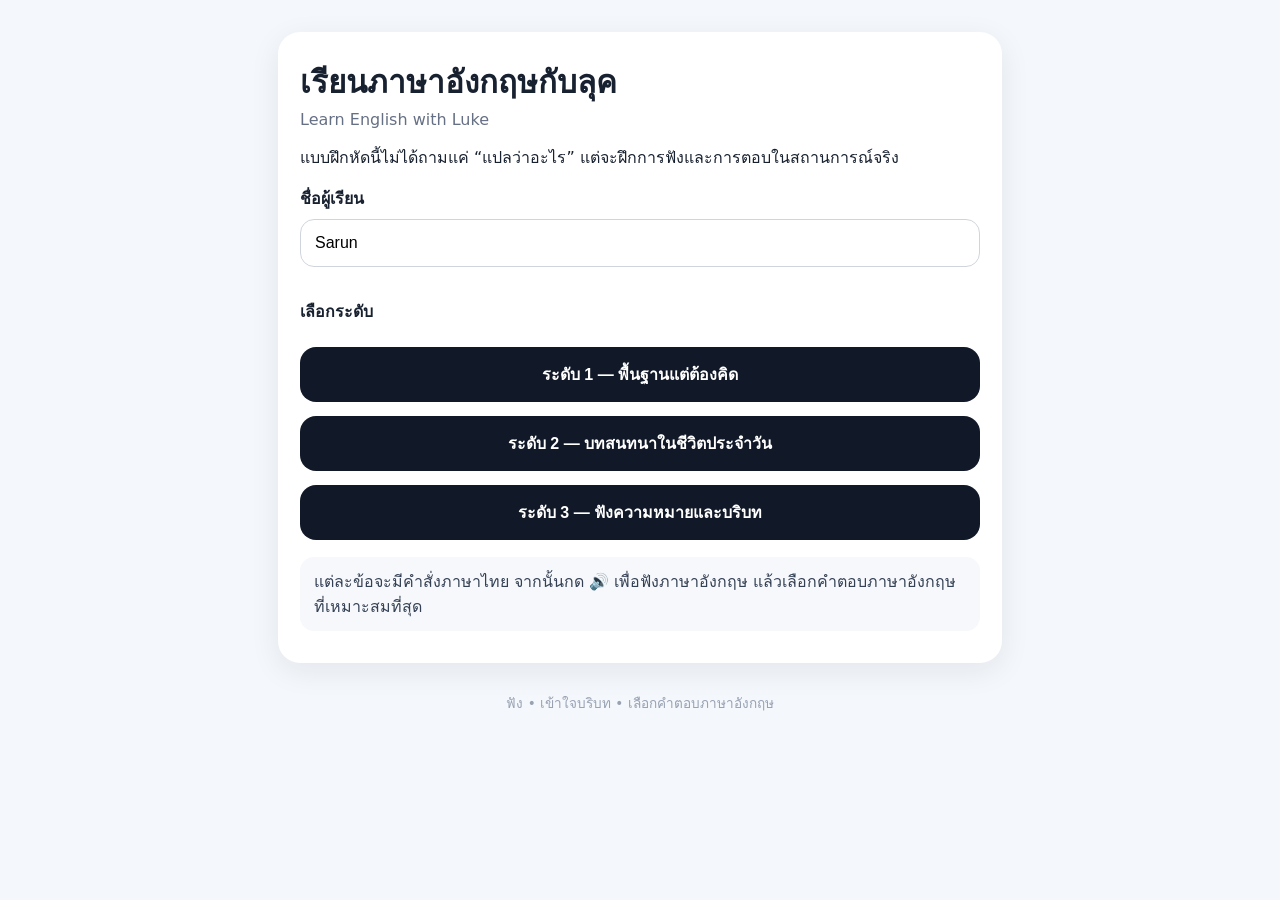
<file: index (1).html>
<!doctype html>
<html lang="th">
<head>
<meta charset="utf-8">
<meta name="viewport" content="width=device-width,initial-scale=1">
<meta name="theme-color" content="#111827">
<title>เรียนภาษาอังกฤษกับลุค | Learn English with Luke</title>
<style>
:root{font-family:system-ui,-apple-system,"Noto Sans Thai","Segoe UI",sans-serif;color:#18212f;background:#f4f7fb}
*{box-sizing:border-box} body{margin:0}.wrap{max-width:760px;margin:auto;padding:18px}
.card{background:#fff;border-radius:22px;padding:22px;box-shadow:0 8px 30px rgba(20,40,70,.08);margin:14px 0}
h1{font-size:1.95rem;margin:.2rem 0}.sub,.muted{color:#667085}.question{font-size:1.24rem;font-weight:760;margin:18px 0 8px}
.context{background:#f6f8fb;border-radius:14px;padding:12px 14px;margin:10px 0;color:#344054}
.btn,.choice{width:100%;border:0;border-radius:16px;padding:15px 16px;font-size:1rem;cursor:pointer;margin:7px 0}
.btn{background:#111827;color:#fff;font-weight:750}.btn.secondary{background:#e8eef8;color:#172033}
.speak{font-size:1.28rem;background:#eaf4ff;color:#0b4a8b;padding:18px}
.answer-row{display:flex;gap:8px;align-items:stretch;margin:7px 0}
.choice{flex:1;background:#f3f5f8;text-align:left;border:2px solid transparent;border-radius:16px;padding:15px 16px;font-size:1.06rem;cursor:pointer}
.choice.correct{background:#e8f7ee;border-color:#55b879}.choice.wrong{background:#fdeaea;border-color:#e66}
.answer-speak{width:56px;flex:0 0 56px;border:0;border-radius:16px;background:#eaf4ff;color:#0b4a8b;font-size:1.2rem;cursor:pointer}
.answer-speak:disabled{opacity:.55;cursor:default}
.progress{height:12px;background:#e8ecf2;border-radius:999px;overflow:hidden;margin-top:10px}.bar{height:100%;background:#222;width:0}
.feedback{padding:14px;border-radius:14px;margin-top:12px}.ok{background:#eaf8ef}.bad{background:#fff0f0}
.hidden{display:none!important}.pill{display:inline-block;background:#eef2f6;border-radius:999px;padding:6px 10px}
.review{border-top:1px solid #eaecf0;padding:13px 0}.topline{display:flex;justify-content:space-between;gap:8px;align-items:center}
.footer{text-align:center;color:#98a2b3;font-size:.85rem;padding:15px}
input{width:100%;padding:14px;border:1px solid #d0d5dd;border-radius:14px;font-size:1rem;margin:8px 0 16px}
.tag{display:inline-block;font-size:.82rem;background:#eef2ff;color:#3447a0;padding:5px 9px;border-radius:999px;margin-top:6px}
</style>
</head>
<body>
<div class="wrap">
<section id="home" class="card">
  <h1>เรียนภาษาอังกฤษกับลุค</h1>
  <div class="sub">Learn English with Luke</div>
  <p>แบบฝึกหัดนี้ไม่ได้ถามแค่ “แปลว่าอะไร” แต่จะฝึกการฟังและการตอบในสถานการณ์จริง</p>
  <label><b>ชื่อผู้เรียน</b></label>
  <input id="learner" value="Sarun">
  <p><b>เลือกระดับ</b></p>
  <button class="btn" onclick="startQuiz(1)">ระดับ 1 — พื้นฐานแต่ต้องคิด</button>
  <button class="btn" onclick="startQuiz(2)">ระดับ 2 — บทสนทนาในชีวิตประจำวัน</button>
  <button class="btn" onclick="startQuiz(3)">ระดับ 3 — ฟังความหมายและบริบท</button>
  <div class="context">แต่ละข้อจะมีคำสั่งภาษาไทย จากนั้นกด 🔊 เพื่อฟังภาษาอังกฤษ แล้วเลือกคำตอบภาษาอังกฤษที่เหมาะสมที่สุด</div>
</section>

<section id="quiz" class="card hidden">
  <div class="topline"><span id="counter" class="pill"></span><span id="scoreBox" class="pill"></span></div>
  <div class="progress"><div id="bar" class="bar"></div></div>
  <div id="typeTag" class="tag"></div>
  <div id="instruction" class="question"></div>
  <div id="context" class="context hidden"></div>
  <button class="btn speak" onclick="speakCurrent()">🔊 ฟังภาษาอังกฤษ</button>
  <p class="muted">กดฟังซ้ำได้ตามต้องการ</p>
  <div id="choices"></div>
  <p class="muted">แตะ 🔊 ข้างคำตอบเพื่อฟังแต่ละตัวเลือกก่อนตอบ</p>
  <div id="feedback" class="hidden"></div>
  <button id="nextBtn" class="btn hidden" onclick="nextQuestion()">ข้อต่อไป</button>
</section>

<section id="done" class="card hidden">
  <h1>เสร็จแล้ว 🎉</h1>
  <div id="finalScore" style="font-size:1.6rem;font-weight:800"></div>
  <div id="encourage" class="muted" style="margin:8px 0 18px"></div>
  <button class="btn" onclick="copyResult()">📋 คัดลอกผลเพื่อส่งให้ลุค</button>
  <div id="review"></div>
  <button class="btn secondary" onclick="location.reload()">ทำอีกครั้ง</button>
</section>
<div class="footer">ฟัง • เข้าใจบริบท • เลือกคำตอบภาษาอังกฤษ</div>
</div>

<script>
const levels={
1:[
{type:"ตอบคำถาม",instruction:"ฟังคำถาม แล้วเลือกคำตอบที่เป็นธรรมชาติที่สุด",audio:"What time is it?",choices:["It's half past seven.","I'm twenty-four years old.","It's Monday today.","I work at seven."],thai:"คำถามนี้ถามเวลา ดังนั้นคำตอบควรบอกเวลา",a:0},
{type:"ตอบคำถาม",instruction:"ฟังคำถาม แล้วเลือกคำตอบที่เหมาะสมที่สุด",audio:"Where are you from?",choices:["I'm from Thailand.","I'm at home.","I'm going to work.","I'm fine, thanks."],thai:"Where are you from? ถามว่าคุณมาจากประเทศหรือสถานที่ใด",a:0},
{type:"สถานการณ์",instruction:"คุณเพิ่งเดินเข้าร้านอาหาร ฟังสิ่งที่พนักงานพูด แล้วเลือกคำตอบที่เหมาะสม",audio:"Would you like something to drink?",choices:["Yes, water please.","I'm from Thailand.","It's very late.","I work tomorrow."],thai:"พนักงานถามว่าต้องการเครื่องดื่มไหม",a:0},
{type:"ความหมายจากบริบท",instruction:"ฟังประโยค แล้วเลือกสิ่งที่ผู้พูดน่าจะหมายถึง",audio:"I'm really tired. I'm going to bed.",choices:["The speaker wants to sleep.","The speaker wants to eat.","The speaker is going to work.","The speaker wants coffee."],thai:"tired + going to bed สื่อว่าผู้พูดต้องการนอน",a:0},
{type:"ตอบแบบสุภาพ",instruction:"ฟังคำขอ แล้วเลือกคำตอบที่สุภาพและเหมาะสม",audio:"Can you help me, please?",choices:["Of course. What do you need?","No, I am Thailand.","At eight o'clock.","I don't like coffee."],thai:"เป็นคำขอความช่วยเหลือ จึงควรตอบรับหรือปฏิเสธอย่างสุภาพ",a:0},
{type:"บทสนทนา",instruction:"ฟังประโยค แล้วเลือกคำตอบที่ทำให้บทสนทนาดำเนินต่อได้ดีที่สุด",audio:"How are you today?",choices:["I'm good, thank you. How are you?","I'm from Nong Bua Lamphu.","At five o'clock.","Yes, I do."],thai:"How are you? ถามความรู้สึกหรือสภาพของคุณ",a:0},
{type:"เข้าใจเจตนา",instruction:"ฟังประโยค แล้วเลือกสิ่งที่ผู้พูดต้องการให้คุณทำ",audio:"Please speak more slowly.",choices:["Speak at a slower speed.","Speak louder.","Stop speaking.","Write everything down."],thai:"ผู้พูดไม่ได้ขอให้หยุด แต่ขอให้พูดช้าลง",a:0},
{type:"ตอบคำถาม",instruction:"ฟังคำถาม แล้วเลือกคำตอบที่ตรงที่สุด",audio:"Are you working tomorrow?",choices:["Yes, I start at nine.","Yes, I am hungry.","Tomorrow is Tuesday.","I live near work."],thai:"คำถามถามว่าพรุ่งนี้ทำงานหรือไม่ คำตอบที่ดีควรตอบเรื่องงาน",a:0},
{type:"บทสนทนา",instruction:"ฟังสิ่งที่อีกฝ่ายพูด แล้วเลือกคำตอบที่เป็นธรรมชาติ",audio:"I don't understand.",choices:["No problem. I'll say it again slowly.","I'm twenty-five.","See you yesterday.","Coffee is good."],thai:"เมื่ออีกฝ่ายไม่เข้าใจ ควรช่วยอธิบายหรือพูดซ้ำ",a:0},
{type:"สถานการณ์",instruction:"คุณกำลังจะกลับบ้าน ฟังประโยค แล้วเลือกคำตอบที่เหมาะที่สุด",audio:"See you tomorrow.",choices:["See you tomorrow. Have a good night.","I'm from Thailand.","It's ten o'clock.","Yes, I can."],thai:"เป็นการบอกลาและนัดเจอกันวันถัดไป",a:0}
],
2:[
{type:"ตีความเวลา",instruction:"ฟังประโยค แล้วเลือกสิ่งที่น่าจะเกิดขึ้นต่อไป",audio:"I finish work at six, so I'll call you after that.",choices:["The call will probably be after six.","The call will be before six.","The speaker is not working today.","The speaker wants to cancel the call."],thai:"after that อ้างถึงเวลาหลังเลิกงานตอนหกโมง",a:0},
{type:"ตอบคำถาม",instruction:"ฟังคำถาม แล้วเลือกคำตอบที่ให้ข้อมูลตรงที่สุด",audio:"What are you doing this weekend?",choices:["I'm visiting my family on Sunday.","I went to work yesterday.","It's very hot today.","I usually drink coffee."],thai:"คำถามถามแผนช่วงสุดสัปดาห์",a:0},
{type:"สถานการณ์",instruction:"คุณอยู่ในร้านอาหาร ฟังคำถาม แล้วเลือกคำตอบที่เหมาะสมที่สุด",audio:"Are you ready to order?",choices:["Yes. I'll have the chicken, please.","Yes, I work tomorrow.","No, I'm from Thailand.","At eight o'clock."],thai:"ready to order ใช้ถามว่าพร้อมสั่งอาหารหรือยัง",a:0},
{type:"เข้าใจความหมาย",instruction:"ฟังประโยค แล้วเลือกความหมายที่ใกล้ที่สุด",audio:"I'm running a little late.",choices:["The speaker will arrive later than planned.","The speaker is exercising.","The speaker is leaving early.","The speaker has cancelled everything."],thai:"running late เป็นสำนวน หมายถึงกำลังมาสาย",a:0},
{type:"เลือกคำตอบ",instruction:"ฟังคำถาม แล้วเลือกคำตอบที่เหมาะกับคำว่า 'yet' มากที่สุด",audio:"Have you eaten yet?",choices:["Yes, I have.","Yes, I do.","Yes, I am.","Yes, I can."],thai:"Have you…? ใช้ present perfect จึงตอบ Yes, I have.",a:0},
{type:"การตอบอย่างเป็นธรรมชาติ",instruction:"ฟังประโยค แล้วเลือกคำตอบที่ฟังเป็นธรรมชาติที่สุด",audio:"I'm sorry I'm late.",choices:["That's okay. Don't worry.","Yes, I am late.","I like your car.","Tomorrow morning."],thai:"อีกฝ่ายขอโทษเรื่องมาสาย จึงควรตอบรับคำขอโทษ",a:0},
{type:"เข้าใจแผน",instruction:"ฟังประโยค แล้วเลือกข้อสรุปที่ถูกต้อง",audio:"I'll go to the shop before I come home.",choices:["The shop comes before going home.","The speaker is already home.","The speaker will skip the shop.","The speaker went shopping yesterday."],thai:"before บอกลำดับว่าไปร้านก่อนกลับบ้าน",a:0},
{type:"เลือกประโยคตอบกลับ",instruction:"เพื่อนถามถึงวันทำงานของคุณ ฟังแล้วเลือกคำตอบที่เหมาะสม",audio:"How was work today?",choices:["Busy, but it was okay.","At nine o'clock.","Yes, I work.","I am at work tomorrow."],thai:"How was work? ถามว่างานวันนี้เป็นอย่างไร",a:0},
{type:"เข้าใจคำขอ",instruction:"ฟังประโยค แล้วเลือกสิ่งที่ควรทำ",audio:"Could you wait here for a minute?",choices:["Stay here briefly.","Leave immediately.","Call tomorrow.","Speak more loudly."],thai:"wait here for a minute คือขอให้อยู่รอสักครู่",a:0},
{type:"บทสนทนา",instruction:"ฟังคำถาม แล้วเลือกคำตอบที่เหมาะสมและครบกว่า",audio:"What would you like to drink?",choices:["I'd like an iced coffee, please.","Yes, I like drinks.","I'm drinking yesterday.","The café is over there."],thai:"คำถามถามว่าต้องการดื่มอะไร ควรตอบชื่อเครื่องดื่ม",a:0}
],
3:[
{type:"อนุมานจากบริบท",instruction:"ฟังประโยค แล้วเลือกข้อสรุปที่สมเหตุสมผลที่สุด",audio:"I was going to cook, but I'm too tired, so let's order something.",choices:["The speaker prefers to order food tonight.","The speaker has already cooked dinner.","The speaker is not hungry.","The speaker wants to go to work."],thai:"ผู้พูดตั้งใจทำอาหาร แต่เปลี่ยนแผนเพราะเหนื่อย",a:0},
{type:"ความหมายของสำนวน",instruction:"ฟังประโยค แล้วเลือกความหมายที่เหมาะสมที่สุด",audio:"I'll let you know when I find out.",choices:["The speaker will tell you later when they have the information.","The speaker already knows the answer.","The speaker does not want to tell you.","The speaker is asking you for the answer."],thai:"let you know = บอกให้คุณรู้ เมื่อมีข้อมูลแล้ว",a:0},
{type:"ตีความเจตนา",instruction:"ฟังคำถาม แล้วเลือกคำตอบที่ตอบเจตนาของผู้พูดจริง ๆ",audio:"Do you mind if I open the window?",choices:["No, that's fine.","Yes, I open it every day.","The window is expensive.","I opened it yesterday."],thai:"Do you mind if…? เป็นการขออนุญาตแบบสุภาพ",a:0},
{type:"ความต่างของเวลา",instruction:"ฟังประโยค แล้วเลือกสิ่งที่ถูกต้องเกี่ยวกับเวลา",audio:"I've lived here for two years.",choices:["The speaker started living here two years ago and still lives here.","The speaker left two years ago.","The speaker will move here in two years.","The speaker lived here for only two days."],thai:"have lived + for บอกช่วงเวลาที่เริ่มในอดีตและต่อเนื่องถึงปัจจุบัน",a:0},
{type:"ตอบอย่างเป็นธรรมชาติ",instruction:"ฟังสิ่งที่อีกฝ่ายพูด แล้วเลือกคำตอบที่เหมาะสมที่สุด",audio:"I haven't decided yet.",choices:["No rush. Let me know when you decide.","Yes, you decided yesterday.","I don't like decisions.","At half past six."],thai:"อีกฝ่ายยังไม่ตัดสินใจ จึงตอบแบบให้เวลาได้",a:0},
{type:"อนุมานสถานการณ์",instruction:"ฟังประโยค แล้วเลือกสิ่งที่น่าจะเป็นปัญหา",audio:"The bus is usually late in the morning, so I leave home early.",choices:["The speaker allows extra time because the bus may be late.","The speaker dislikes mornings.","The speaker walks to work every day.","The bus never runs in the morning."],thai:"ผู้พูดออกจากบ้านเร็วเพราะเผื่อเวลารถบัสมาสาย",a:0},
{type:"เจตนาของผู้พูด",instruction:"ฟังประโยค แล้วเลือกว่าผู้พูดกำลังทำอะไร",audio:"Could you say that again, please?",choices:["Asking someone to repeat something.","Asking someone to leave.","Giving someone directions.","Ending the conversation."],thai:"say that again คือขอให้พูดซ้ำ",a:0},
{type:"ตอบคำถามแบบมีเหตุผล",instruction:"ฟังคำถาม แล้วเลือกคำตอบที่อธิบายเหตุผลได้ดีที่สุด",audio:"Why are you learning English?",choices:["Because I want to speak with more people.","For about two years.","At home in the evening.","Yes, I am."],thai:"Why ถามเหตุผล จึงควรตอบด้วย because",a:0},
{type:"เข้าใจลำดับเหตุการณ์",instruction:"ฟังประโยค แล้วเลือกสิ่งที่ต้องเกิดก่อน",audio:"I need to leave early tomorrow morning because my flight is at nine.",choices:["The speaker must leave before nine.","The speaker will leave after nine.","The flight is tonight.","The speaker does not need to travel."],thai:"เที่ยวบินเก้าโมง จึงต้องออกเดินทางก่อนเวลาเที่ยวบิน",a:0},
{type:"ตีความคำแนะนำ",instruction:"ฟังประโยค แล้วเลือกสิ่งที่ผู้พูดแนะนำ",audio:"If you're not feeling well, you should get some rest.",choices:["Rest if you feel unwell.","Go to work even if you feel ill.","Eat more because you are hungry.","Call someone because you are late."],thai:"should ใช้ให้คำแนะนำ และคำแนะนำในประโยคคือให้พักผ่อน",a:0}
]};

let questions=[],current=0,score=0,answered=false,answers=[],level=1,learner="Sarun",lastResult=null;
const $=id=>document.getElementById(id);

function startQuiz(l){
  level=l; learner=$("learner").value.trim()||"Sarun"; questions=levels[l];
  current=0;score=0;answers=[];
  $("home").classList.add("hidden");$("done").classList.add("hidden");$("quiz").classList.remove("hidden");render();
}
function render(){
  answered=false; const q=questions[current];
  $("counter").textContent="ข้อ "+(current+1)+" / "+questions.length;
  $("scoreBox").textContent="คะแนน "+score;
  $("bar").style.width=((current/questions.length)*100)+"%";
  $("typeTag").textContent=q.type;
  $("instruction").textContent=q.instruction;
  $("context").classList.add("hidden");
  $("choices").innerHTML="";$("feedback").className="hidden";$("nextBtn").classList.add("hidden");
  q.choices.forEach((t,idx)=>{
    const row=document.createElement("div");
    row.className="answer-row";

    const b=document.createElement("button");
    b.className="choice";
    b.textContent=String.fromCharCode(65+idx)+". "+t;
    b.onclick=()=>answer(idx);

    const s=document.createElement("button");
    s.className="answer-speak";
    s.type="button";
    s.setAttribute("aria-label","ฟังคำตอบ "+String.fromCharCode(65+idx));
    s.title="ฟังคำตอบ";
    s.textContent="🔊";
    s.onclick=(e)=>{e.stopPropagation(); speakText(t);};

    row.appendChild(b);
    row.appendChild(s);
    $("choices").appendChild(row);
  });
  setTimeout(speakCurrent,350);
}
function answer(idx){
  if(answered)return; answered=true;
  const q=questions[current],ok=idx===q.a;if(ok)score++;
  [...$("choices").children].forEach((row,n)=>{
    const b=row.querySelector(".choice");
    if(n===q.a)b.classList.add("correct"); else if(n===idx)b.classList.add("wrong");
    b.disabled=true;
  });
  answers.push({audio:q.audio,chosen:q.choices[idx],correct:q.choices[q.a],ok,type:q.type,thai:q.thai});
  const f=$("feedback"); f.className="feedback "+(ok?"ok":"bad");
  f.innerHTML=(ok?"<b>ถูกต้อง ✓</b>":"<b>ยังไม่ถูก</b>")+
    "<br><br><b>ประโยคที่ได้ยิน:</b><br>"+q.audio+
    "<br><br><b>อธิบาย:</b><br>"+q.thai+
    (!ok?"<br><br><b>คำตอบที่เหมาะสม:</b><br>"+q.choices[q.a]:"");
  $("scoreBox").textContent="คะแนน "+score;$("nextBtn").classList.remove("hidden");
}
function nextQuestion(){current++;current<questions.length?render():finish();}
function finish(){
  $("quiz").classList.add("hidden");$("done").classList.remove("hidden");
  const pct=Math.round(score/questions.length*100);
  $("finalScore").textContent=score+" / "+questions.length+" ("+pct+"%)";
  $("encourage").textContent=pct>=85?"ยอดเยี่ยมมาก 👏":pct>=70?"ทำได้ดีมาก ลองฝึกข้อที่พลาดอีกครั้ง 😊":pct>=50?"กำลังดีขึ้น ลองฟังซ้ำและสังเกตบริบท 💪":"ไม่เป็นไร ระดับนี้ตั้งใจให้ต้องคิด ลองอีกครั้งนะ";
  $("review").innerHTML="<h3>ทบทวนคำตอบ</h3>"+answers.map((a,n)=>"<div class='review'><b>"+(n+1)+". "+a.audio+"</b><div class='muted'>"+a.type+"</div><div>"+(a.ok?"✅":"❌")+" "+a.chosen+"</div>"+(!a.ok?"<div><b>คำตอบที่เหมาะสม:</b> "+a.correct+"</div>":"")+"<div class='muted'>"+a.thai+"</div></div>").join("");
  lastResult={learner,level,score,total:questions.length,percentage:pct,date:new Date().toISOString(),answers};
  const old=JSON.parse(localStorage.getItem("sarunResults")||"[]");old.unshift(lastResult);localStorage.setItem("sarunResults",JSON.stringify(old.slice(0,100)));
}
function speakText(text){
  if(!("speechSynthesis" in window))return;
  speechSynthesis.cancel();
  const u=new SpeechSynthesisUtterance(text);
  u.lang="en-GB";
  u.rate=.80;
  const voices=speechSynthesis.getVoices();
  const gb=voices.find(v=>v.lang==="en-GB")||voices.find(v=>v.lang&&v.lang.startsWith("en"));
  if(gb)u.voice=gb;
  speechSynthesis.speak(u);
}
function speakCurrent(){
  if(!questions[current])return;
  speakText(questions[current].audio);
}
async function copyResult(){
  if(!lastResult)return;
  let t="ผลการเรียนภาษาอังกฤษ\nชื่อ: "+lastResult.learner+"\nระดับ: "+lastResult.level+"\nคะแนน: "+lastResult.score+"/"+lastResult.total+" ("+lastResult.percentage+"%)\n\n";
  lastResult.answers.forEach((a,i)=>{t+=(i+1)+". ["+a.type+"] "+a.audio+"\n"+(a.ok?"✅ Correct":"❌ Wrong")+"\nChosen: "+a.chosen+"\n"+(!a.ok?"Correct: "+a.correct+"\n":"")+"\n";});
  try{await navigator.clipboard.writeText(t);alert("คัดลอกผลแล้ว");}
  catch(e){prompt("คัดลอกข้อความนี้",t);}
}
</script>
</body>
</html>
</file>
